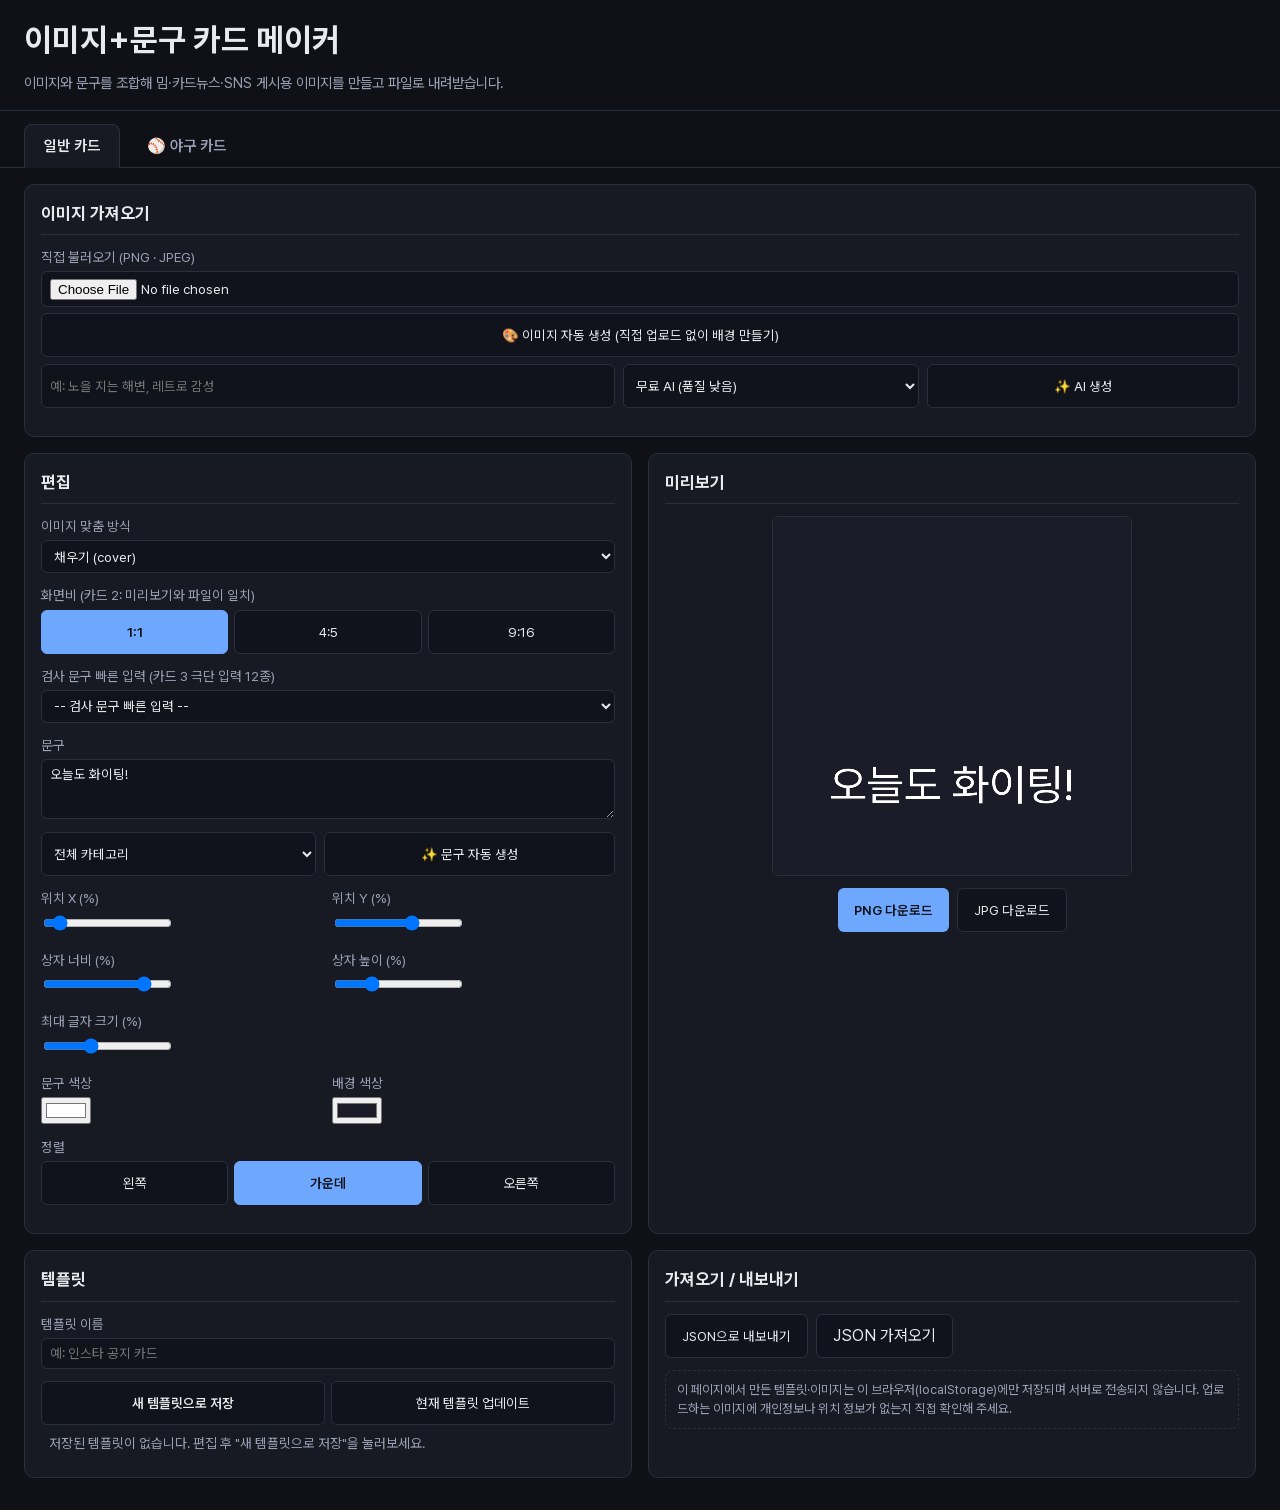
<file: index.html>
<!DOCTYPE html>
<html lang="ko">
<head>
<meta charset="UTF-8" />
<meta name="viewport" content="width=device-width, initial-scale=1.0" />
<title>이미지+문구 카드 메이커</title>
<link rel="stylesheet" href="css/style.css" />
</head>
<body>
<header class="app-header">
  <h1>이미지+문구 카드 메이커</h1>
  <p>이미지와 문구를 조합해 밈·카드뉴스·SNS 게시용 이미지를 만들고 파일로 내려받습니다.</p>
</header>

<nav class="tab-bar" role="tablist" aria-label="카드 종류">
  <button type="button" class="tab-btn active" data-tab="general" role="tab" aria-selected="true">일반 카드</button>
  <button type="button" class="tab-btn" data-tab="baseball" role="tab" aria-selected="false">⚾ 야구 카드</button>
</nav>

<main class="app-grid">

  <!-- 야구 모드 패널 (KBO 경기 결과 → 카드 자동 생성) -->
  <section class="panel tab-panel" data-tab="baseball" aria-labelledby="kbo-heading" style="grid-column:1 / -1;" hidden>
    <h2 id="kbo-heading">⚾ 그날의 KBO 경기 결과로 카드 만들기</h2>
    <div class="field-row">
      <div class="field">
        <label for="kbo-date-input">날짜</label>
        <input type="date" id="kbo-date-input" />
      </div>
      <div class="field">
        <label for="kbo-phrase-style">덧붙일 문구</label>
        <select id="kbo-phrase-style">
          <option value="none">없음 (스코어보드만)</option>
          <option value="headline">헤드라인 (승리팀 강조)</option>
          <option value="summary">요약 (날짜·구장·결과)</option>
          <option value="score">스코어 (날짜 + 점수)</option>
        </select>
      </div>
      <div class="field" style="display:flex;align-items:flex-end;">
        <button type="button" class="primary-btn" id="kbo-load-btn" style="width:100%;">경기 불러오기</button>
      </div>
    </div>
    <div class="field">
      <label for="kbo-ai-mode">이미지 생성 방식</label>
      <select id="kbo-ai-mode">
        <option value="none" selected>AI 사용 안 함 — 스코어보드 (권장 · 빠르고 숫자 100% 정확)</option>
        <option value="free">✨ 무료 AI — 품질 낮음 (마스코트·한글이 깨질 수 있음)</option>
        <option value="openai">✨ GPT Image 2 — 품질 최상 (현재 크레딧 부족으로 사용 불가)</option>
      </select>
    </div>
    <details id="kbo-prompt-box" class="prompt-box" hidden>
      <summary>🧾 자동 작성된 AI 프롬프트 보기 / 고치기</summary>
      <p class="prompt-summary" id="kbo-prompt-summary"></p>
      <textarea id="kbo-prompt-text" rows="10" spellcheck="false"></textarea>
      <button type="button" class="secondary-btn" id="kbo-prompt-regen-btn">이 프롬프트로 다시 생성</button>
    </details>
    <p class="status-message" id="kbo-message" hidden></p>
    <ul id="kbo-game-list"></ul>
    <p class="privacy-note">
      경기 데이터는 KBO 공식 사이트에서 가져옵니다. 카드는 승리팀 상징색과 구단 엠블럼(워터마크)으로
      자동 생성되며, 생성된 이미지와 문구는 아래 편집 패널에서 자유롭게 수정할 수 있습니다.
      AI를 선택하면 경기 결과에 맞는 프롬프트가 자동 작성되어 AI가 포스터를 그립니다.
    </p>
  </section>

  <!-- 편집 패널 (카드 1) -->
  <!-- 일반 카드 탭 전용: 이미지 소스 -->
  <section class="panel tab-panel" data-tab="general" aria-labelledby="source-heading" style="grid-column:1 / -1;">
    <h2 id="source-heading">이미지 가져오기</h2>

    <div class="field">
      <label for="image-input">직접 불러오기 (PNG · JPEG)</label>
      <input type="file" id="image-input" accept="image/png,image/jpeg" />
      <button type="button" class="secondary-btn" id="auto-image-btn" style="margin-top:0.4rem;width:100%;">
        🎨 이미지 자동 생성 (직접 업로드 없이 배경 만들기)
      </button>
      <div class="field-row" style="margin-top:0.4rem;">
        <input type="text" id="ai-prompt-input" placeholder="예: 노을 지는 해변, 레트로 감성" style="flex:2;" />
        <select id="ai-provider-select" style="flex:1;padding:0.4rem 0.5rem;background:#10131b;border:1px solid var(--panel-border);border-radius:6px;color:var(--text);">
          <option value="free" selected>무료 AI (품질 낮음)</option>
          <option value="openai">GPT (크레딧 부족)</option>
        </select>
        <button type="button" class="secondary-btn" id="ai-image-btn" style="flex:1;">✨ AI 생성</button>
      </div>
      <p class="ai-hint" id="ai-image-hint" hidden></p>
    </div>
  </section>

  <!-- 두 탭 공통: 문구·비율·색 편집 -->
  <section class="panel" aria-labelledby="editor-heading">
    <h2 id="editor-heading">편집</h2>

    <div class="field">
      <label for="fit-mode">이미지 맞춤 방식</label>
      <select id="fit-mode">
        <option value="cover">채우기 (cover)</option>
        <option value="contain">전체 보기 (contain)</option>
      </select>
    </div>

    <div class="field">
      <label>화면비 (카드 2: 미리보기와 파일이 일치)</label>
      <div class="btn-group" role="group" aria-label="화면비 선택">
        <button type="button" class="ratio-btn" data-ratio="1:1" aria-pressed="true">1:1</button>
        <button type="button" class="ratio-btn" data-ratio="4:5" aria-pressed="false">4:5</button>
        <button type="button" class="ratio-btn" data-ratio="9:16" aria-pressed="false">9:16</button>
      </div>
    </div>

    <div class="field">
      <label for="quick-fill-select">검사 문구 빠른 입력 (카드 3 극단 입력 12종)</label>
      <select id="quick-fill-select"></select>
    </div>

    <div class="field">
      <label for="text-content">문구</label>
      <textarea id="text-content" placeholder="문구를 입력하세요"></textarea>
      <div class="field-row" style="margin-top:0.4rem;">
        <select id="phrase-category-select" style="flex:1;padding:0.4rem 0.5rem;background:#10131b;border:1px solid var(--panel-border);border-radius:6px;color:var(--text);">
          <option value="">전체 카테고리</option>
        </select>
        <button type="button" class="secondary-btn" id="auto-phrase-btn" style="flex:1;">✨ 문구 자동 생성</button>
      </div>
    </div>

    <div class="field-row">
      <div class="field">
        <label for="pos-x">위치 X (%)</label>
        <input type="range" id="pos-x" min="0" max="100" value="8" />
      </div>
      <div class="field">
        <label for="pos-y">위치 Y (%)</label>
        <input type="range" id="pos-y" min="0" max="100" value="62" />
      </div>
    </div>

    <div class="field-row">
      <div class="field">
        <label for="box-w">상자 너비 (%)</label>
        <input type="range" id="box-w" min="10" max="100" value="84" />
      </div>
      <div class="field">
        <label for="box-h">상자 높이 (%)</label>
        <input type="range" id="box-h" min="5" max="100" value="30" />
      </div>
    </div>

    <div class="field">
      <label for="max-font-size">최대 글자 크기 (%)</label>
      <input type="range" id="max-font-size" min="2" max="30" value="12" />
    </div>

    <div class="field-row">
      <div class="field">
        <label for="text-color">문구 색상</label>
        <input type="color" id="text-color" value="#ffffff" />
      </div>
      <div class="field">
        <label for="bg-color">배경 색상</label>
        <input type="color" id="bg-color" value="#1c1c28" />
      </div>
    </div>

    <div class="field">
      <label>정렬</label>
      <div class="btn-group" role="group" aria-label="문구 정렬">
        <button type="button" class="align-btn" data-align="left" aria-pressed="false">왼쪽</button>
        <button type="button" class="align-btn" data-align="center" aria-pressed="true">가운데</button>
        <button type="button" class="align-btn" data-align="right" aria-pressed="false">오른쪽</button>
      </div>
    </div>
  </section>

  <!-- 미리보기 패널 (카드 1, 2) -->
  <section class="panel" aria-labelledby="preview-heading">
    <h2 id="preview-heading">미리보기</h2>
    <div id="preview-canvas-wrap">
      <canvas id="preview-canvas" width="1080" height="1080"></canvas>
    </div>
    <p class="shrink-hint" id="shrink-hint" hidden>자동 축소됨 - 문구가 상자에 맞게 조정되었습니다.</p>
    <div class="download-actions">
      <button type="button" class="primary-btn" id="download-png-btn">PNG 다운로드</button>
      <button type="button" class="secondary-btn" id="download-jpg-btn">JPG 다운로드</button>
    </div>
  </section>

  <!-- 템플릿 패널 (카드 4) -->
  <section class="panel" aria-labelledby="template-heading">
    <h2 id="template-heading">템플릿</h2>
    <div class="field">
      <label for="template-name-input">템플릿 이름</label>
      <input type="text" id="template-name-input" placeholder="예: 인스타 공지 카드" />
    </div>
    <div class="btn-group">
      <button type="button" class="primary-btn" id="template-save-new-btn">새 템플릿으로 저장</button>
      <button type="button" class="secondary-btn" id="template-update-current-btn" disabled>현재 템플릿 업데이트</button>
    </div>
    <p class="status-message" id="template-message" hidden></p>
    <ul id="template-list"></ul>
  </section>

  <!-- 가져오기/내보내기 패널 (카드 5) -->
  <section class="panel" aria-labelledby="import-export-heading">
    <h2 id="import-export-heading">가져오기 / 내보내기</h2>
    <div class="import-export-actions">
      <button type="button" class="secondary-btn" id="export-json-btn">JSON으로 내보내기</button>
      <label class="secondary-btn" for="import-json-input" style="display:inline-flex;align-items:center;">
        JSON 가져오기
        <input type="file" id="import-json-input" accept="application/json" style="display:none;" />
      </label>
    </div>
    <p class="status-message" id="import-export-message" hidden></p>
    <p class="privacy-note">
      이 페이지에서 만든 템플릿·이미지는 이 브라우저(localStorage)에만 저장되며 서버로 전송되지 않습니다.
      업로드하는 이미지에 개인정보나 위치 정보가 없는지 직접 확인해 주세요.
    </p>
  </section>

</main>

<!-- script 로드 순서: models -> render -> views -> controllers -> main -->
<script src="js/utils/idGenerator.js"></script>
<script src="js/utils/fileHelpers.js"></script>
<script src="js/utils/validators.js"></script>

<script src="js/models/CardStateModel.js"></script>
<script src="js/models/TemplateModel.js"></script>
<script src="js/models/TemplateStore.js"></script>
<script src="js/models/FixtureData.js"></script>
<script src="js/models/PhraseTemplates.js"></script>
<script src="js/models/KboTeams.js"></script>
<script src="js/models/AiImageClient.js"></script>
<script src="js/models/BaseballPromptBuilder.js"></script>

<script src="js/render/ImageFit.js"></script>
<script src="js/render/TextLayout.js"></script>
<script src="js/render/CardRenderer.js"></script>
<script src="js/render/AutoImageGenerator.js"></script>
<script src="js/render/BaseballCardGenerator.js"></script>

<script src="js/views/domHelpers.js"></script>
<script src="js/views/EditorView.js"></script>
<script src="js/views/TemplateListView.js"></script>
<script src="js/views/ImportExportView.js"></script>

<script src="js/controllers/EditorController.js"></script>
<script src="js/controllers/TemplateController.js"></script>
<script src="js/controllers/ImportExportController.js"></script>
<script src="js/controllers/BaseballController.js"></script>
<script src="js/controllers/TabController.js"></script>
<script src="js/controllers/AppController.js"></script>

<script src="js/main.js"></script>
</body>
</html>
</file>
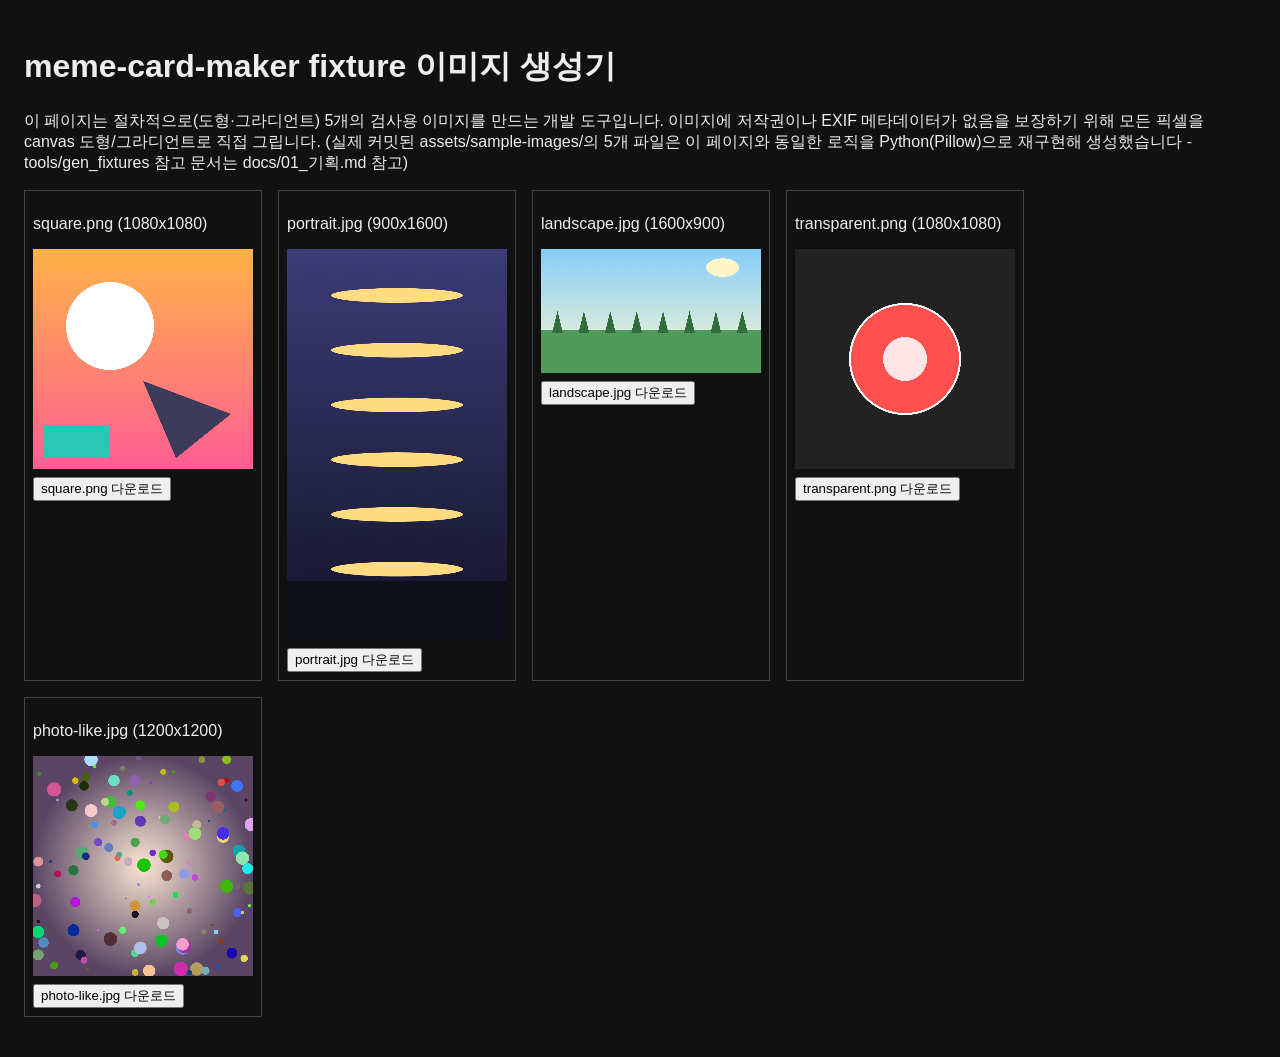
<file: tools/generate-fixtures.html>
<!DOCTYPE html>
<html lang="ko">
<head>
<meta charset="UTF-8" />
<title>fixture 이미지 생성기 (개발용)</title>
<style>
  body { font-family: sans-serif; background: #111; color: #eee; padding: 1rem; }
  .row { display: flex; gap: 1rem; flex-wrap: wrap; margin-bottom: 1rem; }
  .card { border: 1px solid #444; padding: 0.5rem; }
  canvas { display: block; max-width: 220px; background: #222; }
  button { margin-top: 0.5rem; }
</style>
</head>
<body>
<h1>meme-card-maker fixture 이미지 생성기</h1>
<p>
  이 페이지는 절차적으로(도형·그라디언트) 5개의 검사용 이미지를 만드는 개발 도구입니다.
  이미지에 저작권이나 EXIF 메타데이터가 없음을 보장하기 위해 모든 픽셀을 canvas 도형/그라디언트로
  직접 그립니다. (실제 커밋된 assets/sample-images/의 5개 파일은 이 페이지와 동일한 로직을
  Python(Pillow)으로 재구현해 생성했습니다 - tools/gen_fixtures 참고 문서는 docs/01_기획.md 참고)
</p>
<div class="row" id="cards"></div>

<script>
function lerp(a, b, t) { return a + (b - a) * t; }

function verticalGradient(ctx, w, h, top, bottom) {
  const grad = ctx.createLinearGradient(0, 0, 0, h);
  grad.addColorStop(0, `rgb(${top.join(',')})`);
  grad.addColorStop(1, `rgb(${bottom.join(',')})`);
  ctx.fillStyle = grad;
  ctx.fillRect(0, 0, w, h);
}

function radialGradient(ctx, w, h, center, edge) {
  const grad = ctx.createRadialGradient(w / 2, h / 2, 0, w / 2, h / 2, Math.max(w, h) / 2);
  grad.addColorStop(0, `rgb(${center.join(',')})`);
  grad.addColorStop(1, `rgb(${edge.join(',')})`);
  ctx.fillStyle = grad;
  ctx.fillRect(0, 0, w, h);
}

function makeSquare(canvas) {
  const w = (canvas.width = 1080), h = (canvas.height = 1080);
  const ctx = canvas.getContext('2d');
  verticalGradient(ctx, w, h, [255, 179, 71], [255, 94, 148]);
  ctx.fillStyle = '#fff';
  ctx.beginPath();
  ctx.ellipse(w * 0.35, h * 0.35, w * 0.2, h * 0.2, 0, 0, Math.PI * 2);
  ctx.fill();
  ctx.fillStyle = '#3c3c5a';
  ctx.beginPath();
  ctx.moveTo(w * 0.5, h * 0.6);
  ctx.lineTo(w * 0.9, h * 0.75);
  ctx.lineTo(w * 0.65, h * 0.95);
  ctx.closePath();
  ctx.fill();
  ctx.fillStyle = '#28c8b4';
  ctx.fillRect(w * 0.05, h * 0.8, w * 0.3, h * 0.15);
}

function makePortrait(canvas) {
  const w = (canvas.width = 900), h = (canvas.height = 1600);
  const ctx = canvas.getContext('2d');
  verticalGradient(ctx, w, h, [60, 60, 120], [20, 20, 40]);
  ctx.fillStyle = '#ffdc82';
  for (let i = 0; i < 6; i++) {
    const y = h * (0.1 + i * 0.14);
    ctx.beginPath();
    ctx.ellipse(w * 0.5, y + 30, w * 0.3, 30, 0, 0, Math.PI * 2);
    ctx.fill();
  }
  ctx.fillStyle = '#0f0f19';
  ctx.fillRect(0, h * 0.85, w, h * 0.15);
}

function makeLandscape(canvas) {
  const w = (canvas.width = 1600), h = (canvas.height = 900);
  const ctx = canvas.getContext('2d');
  verticalGradient(ctx, w, h, [135, 206, 250], [255, 250, 205]);
  ctx.fillStyle = '#509a5a';
  ctx.fillRect(0, h * 0.65, w, h * 0.35);
  ctx.fillStyle = '#326e3c';
  for (let i = 0; i < 8; i++) {
    const x = w * (0.05 + i * 0.12);
    ctx.beginPath();
    ctx.moveTo(x, h * 0.68);
    ctx.lineTo(x + 40, h * 0.5);
    ctx.lineTo(x + 80, h * 0.68);
    ctx.closePath();
    ctx.fill();
  }
  ctx.fillStyle = '#fff5c8';
  ctx.beginPath();
  ctx.ellipse(w * 0.825, h * 0.15, w * 0.075, h * 0.075, 0, 0, Math.PI * 2);
  ctx.fill();
}

function makeTransparent(canvas) {
  const w = (canvas.width = 1080), h = (canvas.height = 1080);
  const ctx = canvas.getContext('2d');
  ctx.clearRect(0, 0, w, h); // 배경 완전 투명 유지
  ctx.fillStyle = 'rgba(255,80,80,1)';
  ctx.strokeStyle = '#fff';
  ctx.lineWidth = 10;
  ctx.beginPath();
  ctx.ellipse(w / 2, h / 2, w * 0.25, h * 0.25, 0, 0, Math.PI * 2);
  ctx.fill();
  ctx.stroke();
  ctx.fillStyle = 'rgba(255,255,255,0.85)';
  ctx.beginPath();
  ctx.ellipse(w / 2, h / 2, w * 0.1, h * 0.1, 0, 0, Math.PI * 2);
  ctx.fill();
}

function makePhotoLike(canvas) {
  const w = (canvas.width = 1200), h = (canvas.height = 1200);
  const ctx = canvas.getContext('2d');
  radialGradient(ctx, w, h, [250, 230, 210], [90, 70, 100]);
  let seed = 42;
  function rand() {
    seed = (seed * 1103515245 + 12345) & 0x7fffffff;
    return (seed % 1000) / 1000;
  }
  for (let i = 0; i < 120; i++) {
    const x = rand() * w, y = rand() * h, r = 5 + rand() * 35;
    ctx.fillStyle = `rgb(${Math.floor(rand()*255)},${Math.floor(rand()*255)},${Math.floor(rand()*255)})`;
    ctx.beginPath();
    ctx.ellipse(x, y, r, r, 0, 0, Math.PI * 2);
    ctx.fill();
  }
}

const specs = [
  ['square.png', makeSquare, 'image/png'],
  ['portrait.jpg', makePortrait, 'image/jpeg'],
  ['landscape.jpg', makeLandscape, 'image/jpeg'],
  ['transparent.png', makeTransparent, 'image/png'],
  ['photo-like.jpg', makePhotoLike, 'image/jpeg'],
];

const container = document.getElementById('cards');
specs.forEach(([filename, fn, mime]) => {
  const card = document.createElement('div');
  card.className = 'card';
  const canvas = document.createElement('canvas');
  fn(canvas);
  const btn = document.createElement('button');
  btn.textContent = `${filename} 다운로드`;
  btn.onclick = () => {
    const a = document.createElement('a');
    a.href = canvas.toDataURL(mime, 0.9);
    a.download = filename;
    a.click();
  };
  const label = document.createElement('p');
  label.textContent = `${filename} (${canvas.width}x${canvas.height})`;
  card.appendChild(label);
  card.appendChild(canvas);
  card.appendChild(btn);
  container.appendChild(card);
});
</script>
</body>
</html>
</file>
<file: css/style.css>
/* style.css - meme-card-maker
   레이아웃: 편집 패널 / 미리보기 패널 / 템플릿 패널 / 가져오기·내보내기 패널
   폰트: Pretendard Variable (assets/fonts, OFL 라이선스) */

@font-face {
  font-family: 'Pretendard';
  src: url('../assets/fonts/PretendardVariable.woff2') format('woff2-variations');
  font-weight: 45 920;
  font-style: normal;
  font-display: swap;
}

:root {
  --bg: #0f1117;
  --panel-bg: #171a23;
  --panel-border: #2a2f3d;
  --text: #e8eaf0;
  --text-dim: #9aa1b4;
  --accent: #6ea8fe;
  --accent-text: #0f1117;
  --danger: #ff6b6b;
  --success: #6ee7b7;
  --radius: 10px;
}

* {
  box-sizing: border-box;
}

html,
body {
  margin: 0;
  padding: 0;
  background: var(--bg);
  color: var(--text);
  font-family: 'Pretendard', 'Malgun Gothic', -apple-system, sans-serif;
  line-height: 1.5;
}

h1,
h2,
h3 {
  margin: 0 0 0.5rem;
}

button {
  font-family: inherit;
  cursor: pointer;
}

.app-header {
  padding: 1rem 1.5rem;
  border-bottom: 1px solid var(--panel-border);
}

.app-header p {
  color: var(--text-dim);
  margin: 0.25rem 0 0;
  font-size: 0.9rem;
}

/* 상단 탭 (일반 카드 / 야구 카드) */
.tab-bar {
  display: flex;
  gap: 0.4rem;
  padding: 0.75rem 1.5rem 0;
  max-width: 1400px;
  margin: 0 auto;
  border-bottom: 1px solid var(--panel-border);
}

.tab-btn {
  padding: 0.6rem 1.2rem;
  background: transparent;
  border: 1px solid transparent;
  border-bottom: none;
  border-radius: 8px 8px 0 0;
  color: var(--text-dim);
  font-size: 0.95rem;
  font-weight: 600;
  min-height: 44px;
  position: relative;
  bottom: -1px;
}

.tab-btn:hover {
  color: var(--text);
}

.tab-btn.active {
  background: var(--panel-bg);
  border-color: var(--panel-border);
  color: var(--text);
}

/* 활성 탭이 아래 경계선과 이어져 보이도록 */
.tab-btn.active::after {
  content: '';
  position: absolute;
  left: 0;
  right: 0;
  bottom: 0;
  height: 1px;
  background: var(--panel-bg);
}

.app-grid {
  display: grid;
  grid-template-columns: 1fr 1fr;
  gap: 1rem;
  padding: 1rem 1.5rem 2rem;
  max-width: 1400px;
  margin: 0 auto;
}

@media (max-width: 900px) {
  .app-grid {
    grid-template-columns: 1fr;
  }
}

/* grid 아이템은 display:grid 등이 hidden을 덮어쓸 수 있으므로 명시적으로 숨긴다 */
[hidden] {
  display: none !important;
}

.panel {
  background: var(--panel-bg);
  border: 1px solid var(--panel-border);
  border-radius: var(--radius);
  padding: 1rem;
}

.panel h2 {
  font-size: 1.05rem;
  border-bottom: 1px solid var(--panel-border);
  padding-bottom: 0.5rem;
  margin-bottom: 0.75rem;
}

.field {
  margin-bottom: 0.75rem;
}

.field label {
  display: block;
  font-size: 0.85rem;
  color: var(--text-dim);
  margin-bottom: 0.25rem;
}

.field input[type='text'],
.field input[type='file'],
.field select,
.field textarea {
  width: 100%;
  padding: 0.4rem 0.5rem;
  background: #10131b;
  border: 1px solid var(--panel-border);
  border-radius: 6px;
  color: var(--text);
  font-family: inherit;
}

.field textarea {
  resize: vertical;
  min-height: 4.5em;
}

.field-row {
  display: flex;
  gap: 0.5rem;
}
.field-row .field {
  flex: 1;
}

.btn-group {
  display: flex;
  gap: 0.4rem;
  flex-wrap: wrap;
}

.btn-group button {
  flex: 1;
  padding: 0.4rem 0.6rem;
  background: #10131b;
  border: 1px solid var(--panel-border);
  border-radius: 6px;
  color: var(--text);
  font-size: 0.85rem;
  min-height: 44px;
}

.btn-group button.active {
  background: var(--accent);
  color: var(--accent-text);
  border-color: var(--accent);
  font-weight: 600;
}

.primary-btn {
  padding: 0.55rem 1rem;
  background: var(--accent);
  color: var(--accent-text);
  border: none;
  border-radius: 6px;
  font-weight: 600;
  min-height: 44px;
}

.secondary-btn {
  padding: 0.55rem 1rem;
  background: #10131b;
  color: var(--text);
  border: 1px solid var(--panel-border);
  border-radius: 6px;
  min-height: 44px;
}

.secondary-btn.danger,
button.danger {
  color: var(--danger);
  border-color: var(--danger);
}

/* 미리보기 캔버스: CSS는 화면 표시 크기만 조정, canvas 내부 해상도는
   CardRenderer가 RATIO_PRESETS로 별도 관리 (screen == file 보장) */
#preview-canvas-wrap {
  --ratio-w: 1080;
  --ratio-h: 1080;
  aspect-ratio: var(--ratio-w) / var(--ratio-h);
  max-width: 360px;
  margin: 0 auto;
  border: 1px solid var(--panel-border);
  border-radius: 6px;
  overflow: hidden;
  background: #000;
}

#preview-canvas {
  display: block;
  width: 100%;
  height: auto;
}

.shrink-hint {
  text-align: center;
  font-size: 0.8rem;
  color: var(--text-dim);
  margin-top: 0.4rem;
}

.download-actions {
  display: flex;
  gap: 0.5rem;
  margin-top: 0.75rem;
  justify-content: center;
}

/* 템플릿 목록 */
#template-list {
  list-style: none;
  margin: 0;
  padding: 0;
  display: flex;
  flex-direction: column;
  gap: 0.5rem;
  max-height: 320px;
  overflow-y: auto;
}

.template-item {
  display: flex;
  align-items: center;
  gap: 0.6rem;
  padding: 0.5rem;
  border: 1px solid var(--panel-border);
  border-radius: 8px;
}

.template-item.active {
  border-color: var(--accent);
}

.template-thumb {
  width: 44px;
  height: 44px;
  border-radius: 6px;
  overflow: hidden;
  flex-shrink: 0;
  background: #10131b;
}
.template-thumb img {
  width: 100%;
  height: 100%;
  object-fit: cover;
}

.template-info {
  flex: 1;
  min-width: 0;
  display: flex;
  flex-direction: column;
}
.template-info strong {
  font-size: 0.9rem;
  overflow: hidden;
  text-overflow: ellipsis;
  white-space: nowrap;
}
.template-meta {
  font-size: 0.75rem;
  color: var(--text-dim);
}

.template-actions {
  display: flex;
  gap: 0.35rem;
}
.template-actions button {
  padding: 0.35rem 0.55rem;
  font-size: 0.8rem;
  background: #10131b;
  border: 1px solid var(--panel-border);
  color: var(--text);
  border-radius: 6px;
  min-height: 36px;
}

.template-empty {
  color: var(--text-dim);
  font-size: 0.85rem;
  padding: 0.5rem;
}

.status-message {
  margin-top: 0.6rem;
  padding: 0.5rem 0.6rem;
  border-radius: 6px;
  font-size: 0.85rem;
  background: rgba(110, 231, 183, 0.12);
  color: var(--success);
}
.status-message.error {
  background: rgba(255, 107, 107, 0.12);
  color: var(--danger);
}

.privacy-note {
  margin-top: 0.75rem;
  padding: 0.6rem 0.7rem;
  border: 1px dashed var(--panel-border);
  border-radius: 8px;
  font-size: 0.8rem;
  color: var(--text-dim);
}

.import-export-actions {
  display: flex;
  gap: 0.5rem;
  flex-wrap: wrap;
}

/* AI 이미지 생성 */
.ai-hint {
  margin: 0.4rem 0 0;
  font-size: 0.78rem;
  color: var(--text-dim);
}
.ai-hint.error {
  color: var(--danger);
}

.checkbox-field {
  display: flex;
  align-items: center;
  gap: 0.5rem;
  margin-top: 0.5rem;
  font-size: 0.85rem;
  color: var(--text-dim);
  cursor: pointer;
}
.checkbox-field input[type='checkbox'] {
  width: 18px;
  height: 18px;
  flex-shrink: 0;
  cursor: pointer;
}

/* AI 프롬프트 표시/편집 */
.prompt-box {
  margin-top: 0.6rem;
  border: 1px solid var(--panel-border);
  border-radius: 8px;
  padding: 0.6rem 0.7rem;
  background: #10131b;
}
.prompt-box summary {
  cursor: pointer;
  font-size: 0.85rem;
  color: var(--text-dim);
}
.prompt-summary {
  margin: 0.6rem 0 0.4rem;
  font-size: 0.85rem;
  color: var(--text);
  font-weight: 600;
}
.prompt-box textarea {
  width: 100%;
  background: #0b0e15;
  border: 1px solid var(--panel-border);
  border-radius: 6px;
  color: var(--text);
  font-family: inherit;
  font-size: 0.78rem;
  line-height: 1.5;
  padding: 0.5rem;
  resize: vertical;
}
.prompt-box button {
  margin-top: 0.5rem;
}

/* 야구 모드 경기 목록 */
#kbo-game-list {
  list-style: none;
  margin: 0.75rem 0 0;
  padding: 0;
  display: grid;
  grid-template-columns: repeat(auto-fill, minmax(260px, 1fr));
  gap: 0.5rem;
}

.kbo-game-item {
  display: flex;
  align-items: center;
  justify-content: space-between;
  gap: 0.6rem;
  padding: 0.6rem 0.7rem;
  border: 1px solid var(--panel-border);
  border-radius: 8px;
  background: #10131b;
}

.kbo-game-item.active {
  border-color: var(--accent);
}

.kbo-game-info {
  display: flex;
  flex-direction: column;
  min-width: 0;
}

.kbo-game-info strong {
  font-size: 0.95rem;
}

.kbo-game-meta {
  font-size: 0.75rem;
  color: var(--text-dim);
}

.kbo-game-item button {
  flex-shrink: 0;
  padding: 0.4rem 0.6rem;
  font-size: 0.8rem;
  background: var(--accent);
  color: var(--accent-text);
  border: none;
  border-radius: 6px;
  font-weight: 600;
  min-height: 40px;
}
</file>
